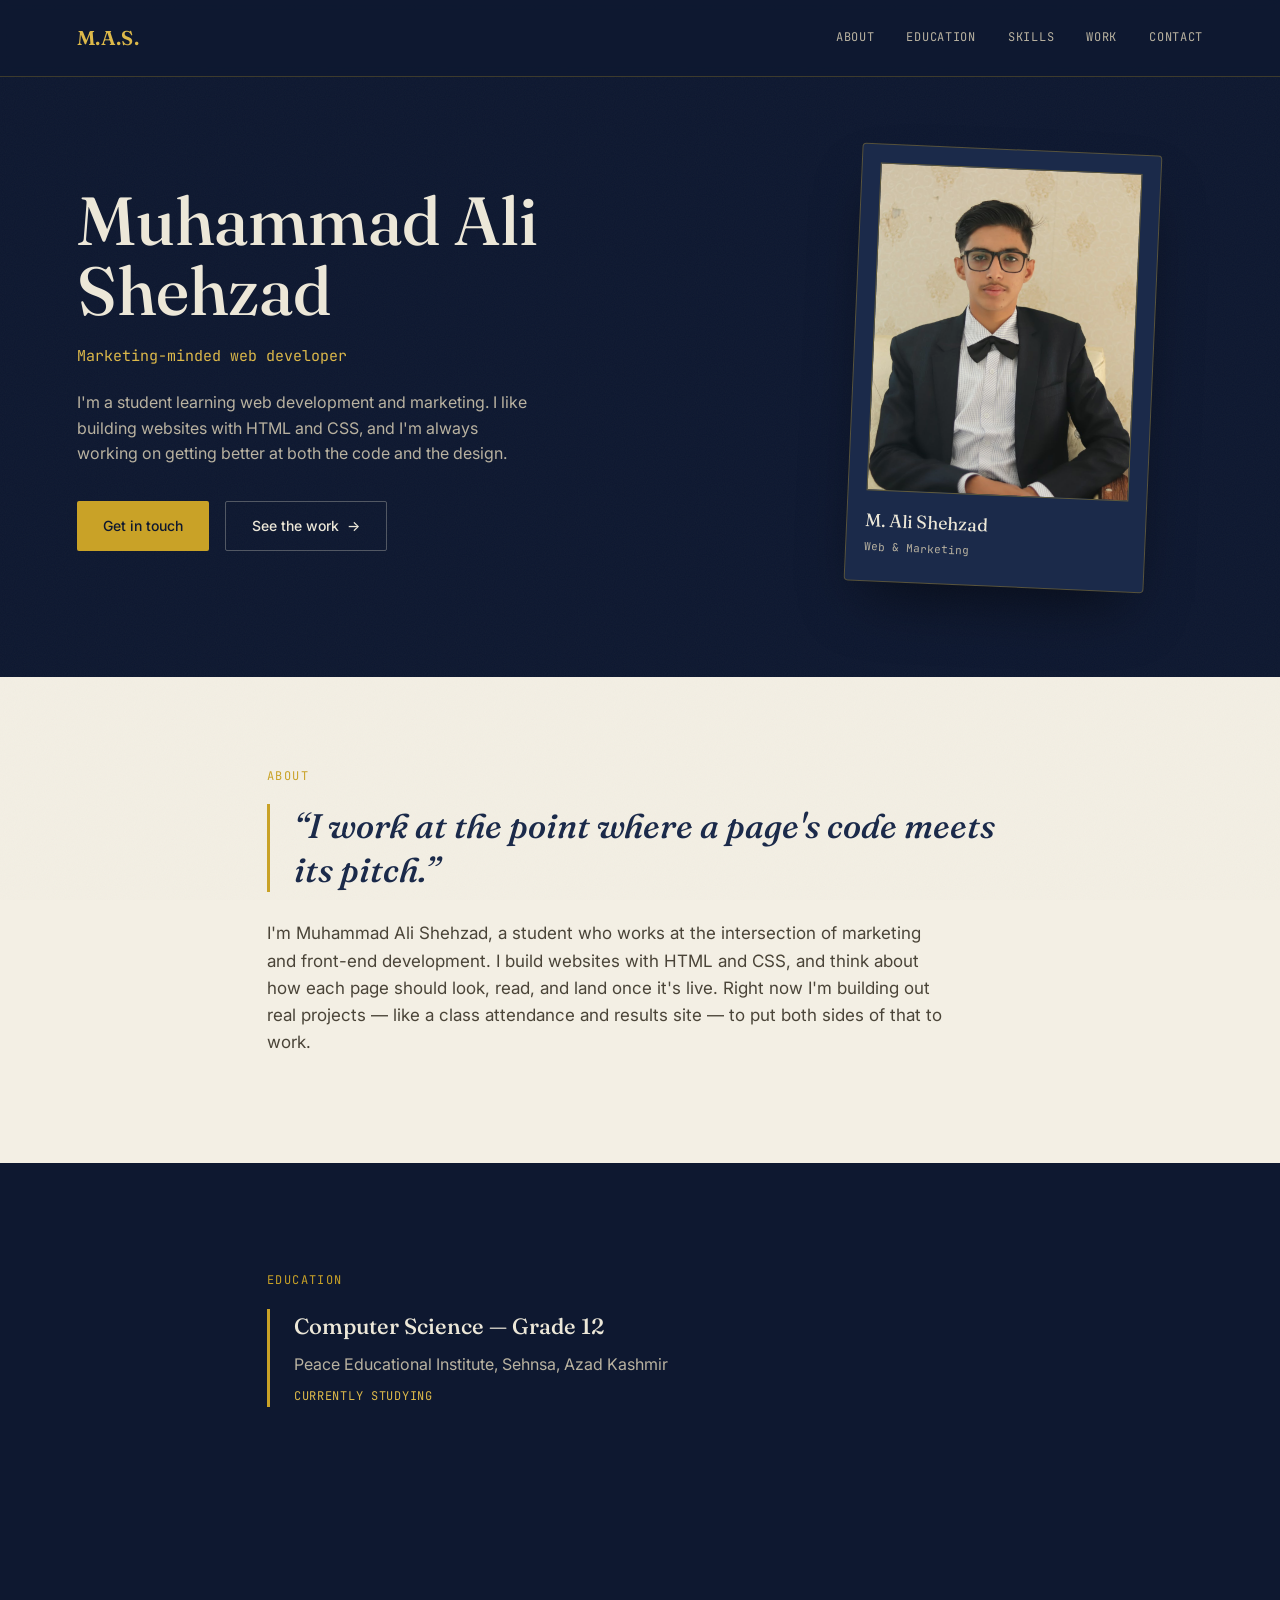
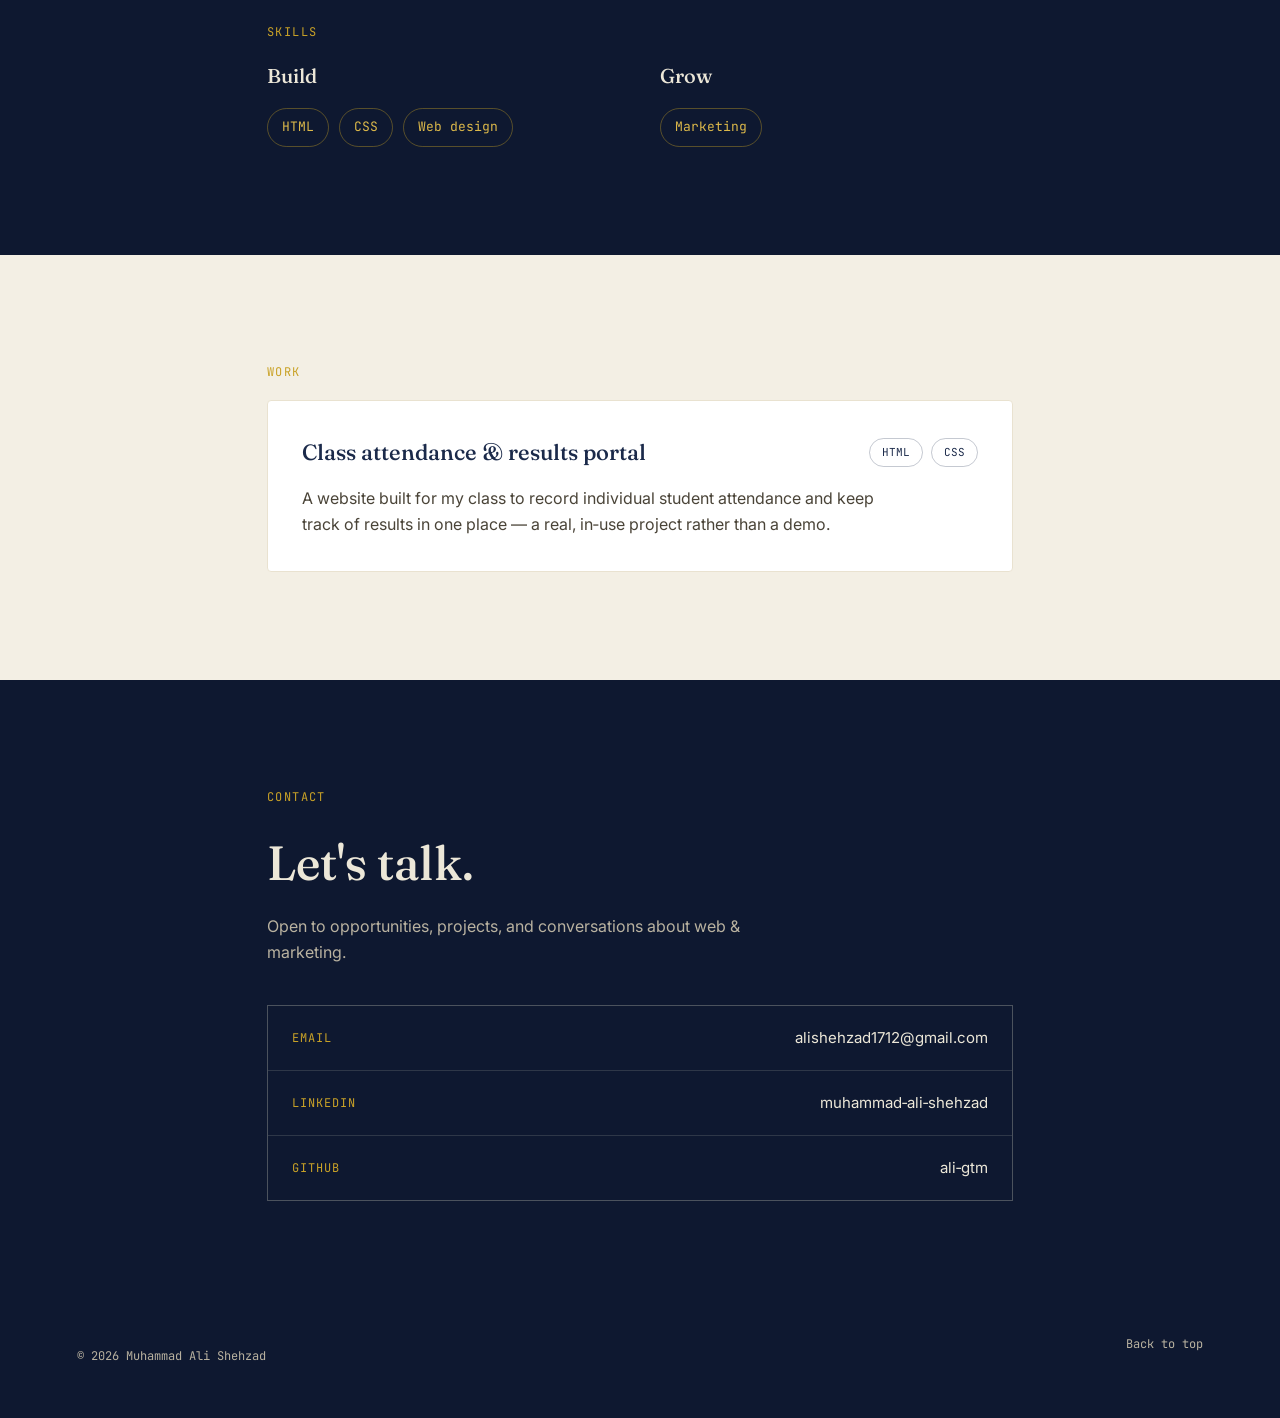
<file: index.html>
<!DOCTYPE html>
<html lang="en">
<head>
<meta charset="UTF-8" />
<meta name="viewport" content="width=device-width, initial-scale=1.0" />
<title>Muhammad Ali Shehzad — Portfolio</title>
<meta name="description" content="Portfolio of Muhammad Ali Shehzad — marketing-minded web developer." />
<link rel="preconnect" href="https://fonts.googleapis.com">
<link rel="preconnect" href="https://fonts.gstatic.com" crossorigin>
<link href="https://fonts.googleapis.com/css2?family=Fraunces:ital,opsz,wght@0,9..144,400;0,9..144,500;0,9..144,600;1,9..144,500&family=Inter:wght@400;500;600&family=JetBrains+Mono:wght@400;500&display=swap" rel="stylesheet">
<link rel="stylesheet" href="style.css" />
</head>
<body>

<div class="grain"></div>

<header class="site-header">
  <a class="brand" href="#top">M.A.S.</a>
  <nav class="site-nav">
    <a href="#about">About</a>
    <a href="#education">Education</a>
    <a href="#skills">Skills</a>
    <a href="#work">Work</a>
    <a href="#contact">Contact</a>
  </nav>
  <button class="nav-toggle" id="navToggle" aria-label="Toggle menu" aria-expanded="false">
    <span></span><span></span><span></span>
  </button>
</header>

<main id="top">

  <section class="hero">
    <div class="hero-inner">
      <div class="hero-text">
        <h1>Muhammad Ali<br>Shehzad</h1>
        <p class="role">Marketing&#8209;minded web developer</p>
        <p class="hero-copy">I'm a student learning web development and marketing. I like building websites with HTML and CSS, and I'm always working on getting better at both the code and the design.</p>
        <div class="hero-actions">
          <a class="btn btn-primary" href="mailto:alishehzad1712@gmail.com">Get in touch</a>
          <a class="btn btn-ghost" href="#work">See the work<span class="arrow">&rarr;</span></a>
        </div>
      </div>

      <div class="id-card" aria-hidden="false">
        <div class="id-photo">
          <img src="profile.jpeg" alt="Portrait of Muhammad Ali Shehzad" />
        </div>
        <div class="id-card-bottom">
          <p class="id-name">M. Ali Shehzad</p>
          <p class="id-role">Web &amp; Marketing</p>
        </div>
      </div>
    </div>
  </section>

  <section class="about" id="about">
    <div class="section-inner">
      <p class="eyebrow eyebrow-dark">About</p>
      <blockquote class="pull">
        &ldquo;I work at the point where a page's code meets its pitch.&rdquo;
      </blockquote>
      <p class="about-copy">I'm Muhammad Ali Shehzad, a student who works at the intersection of marketing and front-end development. I build websites with HTML and CSS, and think about how each page should look, read, and land once it's live. Right now I'm building out real projects &mdash; like a class attendance and results site &mdash; to put both sides of that to work.</p>
    </div>
  </section>

  <section class="education" id="education">
    <div class="section-inner">
      <p class="eyebrow">Education</p>
      <div class="education-card">
        <h3>Computer Science &mdash; Grade 12</h3>
        <p class="education-school">Peace Educational Institute, Sehnsa, Azad Kashmir</p>
        <p class="education-status">Currently studying</p>
      </div>
    </div>
  </section>

  <section class="skills" id="skills">
    <div class="section-inner">
      <p class="eyebrow">Skills</p>
      <div class="skills-grid">
        <div class="skill-group">
          <h3>Build</h3>
          <ul class="tag-list">
            <li>HTML</li>
            <li>CSS</li>
            <li>Web design</li>
          </ul>
        </div>
        <div class="skill-group">
          <h3>Grow</h3>
          <ul class="tag-list">
            <li>Marketing</li>
          </ul>
        </div>
      </div>
    </div>
  </section>

  <section class="work" id="work">
    <div class="section-inner">
      <p class="eyebrow eyebrow-dark">Work</p>
      <div class="project-card">
        <div class="project-head">
          <h3>Class attendance &amp; results portal</h3>
          <div class="tag-list tag-list-small">
            <span>HTML</span>
            <span>CSS</span>
          </div>
        </div>
        <p>A website built for my class to record individual student attendance and keep track of results in one place &mdash; a real, in&#8209;use project rather than a demo.</p>
      </div>
    </div>
  </section>

  <section class="contact" id="contact">
    <div class="section-inner">
      <p class="eyebrow">Contact</p>
      <h2>Let's talk.</h2>
      <p class="contact-copy">Open to opportunities, projects, and conversations about web &amp; marketing.</p>
      <div class="contact-links">
        <a href="mailto:alishehzad1712@gmail.com" class="contact-link">
          <span class="contact-label">Email</span>
          <span class="contact-value">alishehzad1712@gmail.com</span>
        </a>
        <a href="https://www.linkedin.com/in/muhammad-ali-shehzad-973360429/" class="contact-link" target="_blank" rel="noopener">
          <span class="contact-label">LinkedIn</span>
          <span class="contact-value">muhammad&#8209;ali&#8209;shehzad</span>
        </a>
        <a href="https://github.com/ali-gtm" class="contact-link" target="_blank" rel="noopener">
          <span class="contact-label">GitHub</span>
          <span class="contact-value">ali&#8209;gtm</span>
        </a>
      </div>
    </div>
  </section>

</main>

<footer class="site-footer">
  <p>&copy; 2026 Muhammad Ali Shehzad</p>
  <a href="#top">Back to top</a>
</footer>

<script src="script.js"></script>
</body>
</html>
</file>
<file: style.css>
:root {
  --navy-950: #0e1830;
  --navy-800: #1b2a4a;
  --navy-700: #24365c;
  --gold-500: #c9a227;
  --gold-400: #ddb94a;
  --paper-100: #f3efe4;
  --paper-200: #e9e2d0;
  --ink-900: #171310;
  --ink-600: #4a4438;
  --cream-text: #ece7d8;
  --cream-muted: #b9b2a0;

  --font-display: "Fraunces", serif;
  --font-body: "Inter", sans-serif;
  --font-mono: "JetBrains Mono", monospace;
}

* { box-sizing: border-box; }

html { scroll-behavior: smooth; }

body {
  margin: 0;
  background: var(--navy-950);
  color: var(--cream-text);
  font-family: var(--font-body);
  line-height: 1.6;
  -webkit-font-smoothing: antialiased;
}

img { max-width: 100%; display: block; }

a { color: inherit; text-decoration: none; }

.grain {
  position: fixed;
  inset: 0;
  pointer-events: none;
  opacity: 0.035;
  z-index: 0;
  background-image: url("data:image/svg+xml,%3Csvg xmlns='http://www.w3.org/2000/svg' width='120' height='120'%3E%3Cfilter id='n'%3E%3CfeTurbulence type='fractalNoise' baseFrequency='0.9' numOctaves='2' stitchTiles='stitch'/%3E%3C/filter%3E%3Crect width='100%25' height='100%25' filter='url(%23n)'/%3E%3C/svg%3E");
}

/* ---------- header ---------- */

.site-header {
  position: sticky;
  top: 0;
  z-index: 20;
  display: flex;
  align-items: center;
  justify-content: space-between;
  padding: 22px 6vw;
  background: rgba(14, 24, 48, 0.88);
  backdrop-filter: blur(6px);
  border-bottom: 1px solid rgba(201, 162, 39, 0.25);
}

.brand {
  font-family: var(--font-display);
  font-weight: 600;
  font-size: 20px;
  letter-spacing: 0.02em;
  color: var(--gold-400);
}

.site-nav {
  display: flex;
  gap: 32px;
}

.site-nav a {
  font-family: var(--font-mono);
  font-size: 12px;
  letter-spacing: 0.06em;
  text-transform: uppercase;
  color: var(--cream-muted);
  display: flex;
  align-items: center;
  gap: 6px;
  transition: color 0.2s ease;
}

.site-nav a:hover { color: var(--gold-400); }

.nav-toggle {
  display: none;
  flex-direction: column;
  gap: 5px;
  background: none;
  border: none;
  cursor: pointer;
  padding: 6px;
}

.nav-toggle span {
  width: 22px;
  height: 2px;
  background: var(--cream-text);
}

/* ---------- hero ---------- */

.hero {
  position: relative;
  z-index: 1;
  padding: 8vh 6vw 10vh;
}

.hero-inner {
  max-width: 1180px;
  margin: 0 auto;
  display: grid;
  grid-template-columns: 1.3fr 0.8fr;
  gap: 6vw;
  align-items: center;
}

.eyebrow {
  font-family: var(--font-mono);
  font-size: 12px;
  letter-spacing: 0.12em;
  text-transform: uppercase;
  color: var(--gold-500);
  margin: 0 0 18px;
}

.eyebrow-dark { color: var(--gold-500); }

.hero-text h1 {
  font-family: var(--font-display);
  font-weight: 500;
  font-size: clamp(40px, 6vw, 68px);
  line-height: 1.04;
  margin: 0 0 18px;
  color: var(--cream-text);
}

.role {
  font-family: var(--font-mono);
  font-size: 15px;
  color: var(--gold-400);
  margin: 0 0 22px;
}

.hero-copy {
  max-width: 46ch;
  color: var(--cream-muted);
  font-size: 16px;
  margin: 0 0 34px;
}

.hero-actions {
  display: flex;
  gap: 16px;
  flex-wrap: wrap;
}

.btn {
  display: inline-flex;
  align-items: center;
  gap: 8px;
  padding: 13px 26px;
  font-size: 14px;
  font-weight: 500;
  border-radius: 2px;
  transition: transform 0.15s ease, background 0.2s ease, color 0.2s ease;
}

.btn-primary {
  background: var(--gold-500);
  color: var(--navy-950);
}

.btn-primary:hover { background: var(--gold-400); transform: translateY(-1px); }

.btn-ghost {
  border: 1px solid rgba(236, 231, 216, 0.3);
  color: var(--cream-text);
}

.btn-ghost:hover { border-color: var(--gold-400); color: var(--gold-400); }

.arrow { transition: transform 0.2s ease; }
.btn-ghost:hover .arrow { transform: translateX(3px); }

/* ---------- id card ---------- */

.id-card {
  position: relative;
  background: var(--navy-800);
  border: 1px solid rgba(201, 162, 39, 0.35);
  padding: 18px 18px 24px;
  border-radius: 4px;
  transform: rotate(2.5deg);
  max-width: 300px;
  margin: 0 auto;
  box-shadow: 0 30px 60px -20px rgba(0,0,0,0.5);
}

.id-photo {
  border: 1px solid rgba(201, 162, 39, 0.4);
  overflow: hidden;
  aspect-ratio: 4 / 5;
}

.id-photo img {
  width: 100%;
  height: 100%;
  object-fit: cover;
  filter: saturate(0.92) contrast(1.03);
}

.id-card-bottom { margin-top: 16px; }

.id-name {
  font-family: var(--font-display);
  font-size: 18px;
  margin: 0;
  color: var(--cream-text);
}

.id-role {
  font-family: var(--font-mono);
  font-size: 11px;
  color: var(--cream-muted);
  margin: 4px 0 0;
}

/* ---------- section shell ---------- */

.section-inner {
  max-width: 900px;
  margin: 0 auto;
  padding: 12vh 6vw;
  position: relative;
  z-index: 1;
}

.about { background: var(--paper-100); color: var(--ink-900); }
.about .section-inner { padding-top: 10vh; padding-bottom: 10vh; }

.pull {
  font-family: var(--font-display);
  font-style: italic;
  font-weight: 500;
  font-size: clamp(24px, 3.4vw, 34px);
  line-height: 1.3;
  color: var(--navy-800);
  margin: 0 0 28px;
  padding-left: 24px;
  border-left: 3px solid var(--gold-500);
}

.about-copy {
  max-width: 62ch;
  font-size: 17px;
  color: var(--ink-600);
}

/* ---------- education ---------- */

.education-card {
  border-left: 3px solid var(--gold-500);
  padding-left: 24px;
  margin-top: 8px;
}

.education-card h3 {
  font-family: var(--font-display);
  font-weight: 500;
  font-size: 22px;
  margin: 0 0 8px;
  color: var(--cream-text);
}

.education-school {
  font-size: 16px;
  color: var(--cream-muted);
  margin: 0 0 10px;
}

.education-status {
  font-family: var(--font-mono);
  font-size: 12px;
  text-transform: uppercase;
  letter-spacing: 0.06em;
  color: var(--gold-400);
  margin: 0;
}

/* ---------- skills ---------- */

.skills-grid {
  display: grid;
  grid-template-columns: repeat(2, 1fr);
  gap: 40px;
  margin-top: 8px;
}

.skill-group h3 {
  font-family: var(--font-display);
  font-weight: 500;
  font-size: 20px;
  margin: 0 0 16px;
  color: var(--cream-text);
}

.tag-list {
  list-style: none;
  padding: 0;
  margin: 0;
  display: flex;
  flex-wrap: wrap;
  gap: 10px;
}

.tag-list li,
.tag-list-small span {
  font-family: var(--font-mono);
  font-size: 13px;
  padding: 8px 14px;
  border: 1px solid rgba(201, 162, 39, 0.4);
  border-radius: 999px;
  color: var(--gold-400);
}

/* ---------- work ---------- */

.work { background: var(--paper-100); color: var(--ink-900); }

.project-card {
  background: #fff;
  border: 1px solid var(--paper-200);
  padding: 34px;
  border-radius: 4px;
  margin-top: 8px;
}

.project-head {
  display: flex;
  flex-wrap: wrap;
  justify-content: space-between;
  align-items: center;
  gap: 16px;
  margin-bottom: 16px;
}

.project-head h3 {
  font-family: var(--font-display);
  font-weight: 500;
  font-size: 22px;
  margin: 0;
  color: var(--navy-800);
}

.tag-list-small { display: flex; gap: 8px; }
.tag-list-small span {
  color: var(--navy-800);
  border-color: rgba(27, 42, 74, 0.25);
  font-size: 11px;
  padding: 5px 12px;
}

.project-card p {
  color: var(--ink-600);
  font-size: 16px;
  max-width: 60ch;
  margin: 0;
}

/* ---------- contact ---------- */

.contact { text-align: left; }

.contact h2 {
  font-family: var(--font-display);
  font-weight: 500;
  font-size: clamp(32px, 5vw, 48px);
  margin: 0 0 12px;
  color: var(--cream-text);
}

.contact-copy {
  color: var(--cream-muted);
  margin: 0 0 40px;
  max-width: 50ch;
}

.contact-links {
  display: grid;
  gap: 1px;
  background: rgba(236, 231, 216, 0.15);
  border: 1px solid rgba(236, 231, 216, 0.15);
}

.contact-link {
  display: flex;
  justify-content: space-between;
  align-items: center;
  padding: 20px 24px;
  background: var(--navy-950);
  transition: background 0.2s ease;
}

.contact-link:hover { background: var(--navy-800); }

.contact-label {
  font-family: var(--font-mono);
  font-size: 12px;
  text-transform: uppercase;
  letter-spacing: 0.08em;
  color: var(--gold-500);
}

.contact-value {
  font-size: 15px;
  color: var(--cream-text);
}

/* ---------- footer ---------- */

.site-footer {
  display: flex;
  justify-content: space-between;
  padding: 26px 6vw 40px;
  font-family: var(--font-mono);
  font-size: 12px;
  color: var(--cream-muted);
}

.site-footer a:hover { color: var(--gold-400); }

/* ---------- responsive ---------- */

@media (max-width: 860px) {
  .hero-inner { grid-template-columns: 1fr; }
  .id-card { margin-top: 40px; transform: rotate(0deg); }
  .skills-grid { grid-template-columns: 1fr; }
  .site-nav {
    display: none;
    position: absolute;
    top: 100%;
    left: 0;
    right: 0;
    flex-direction: column;
    gap: 0;
    background: var(--navy-950);
    border-bottom: 1px solid rgba(201, 162, 39, 0.25);
  }
  .site-nav.nav-open { display: flex; }
  .site-nav a { padding: 16px 6vw; border-top: 1px solid rgba(236, 231, 216, 0.08); }
  .nav-toggle { display: flex; }
}

@media (prefers-reduced-motion: reduce) {
  html { scroll-behavior: auto; }
  * { transition: none !important; }
}
</file>
